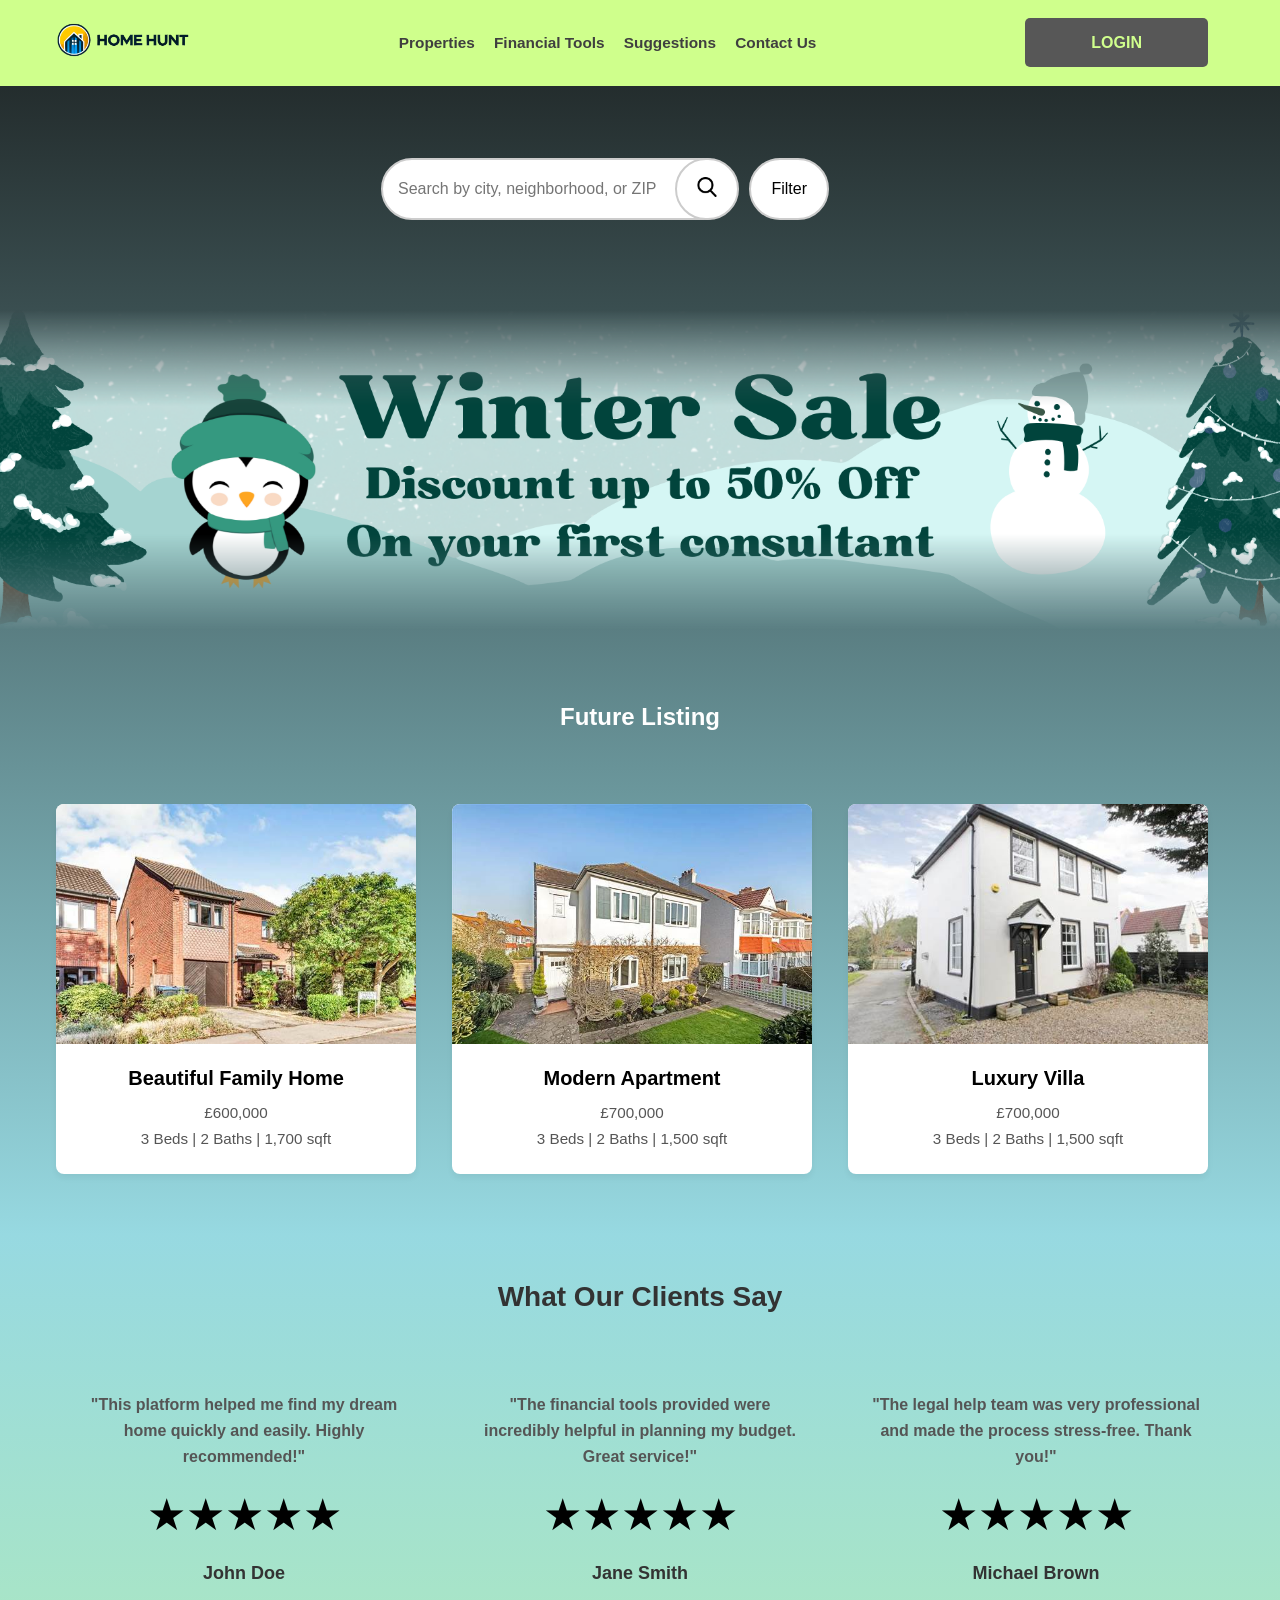
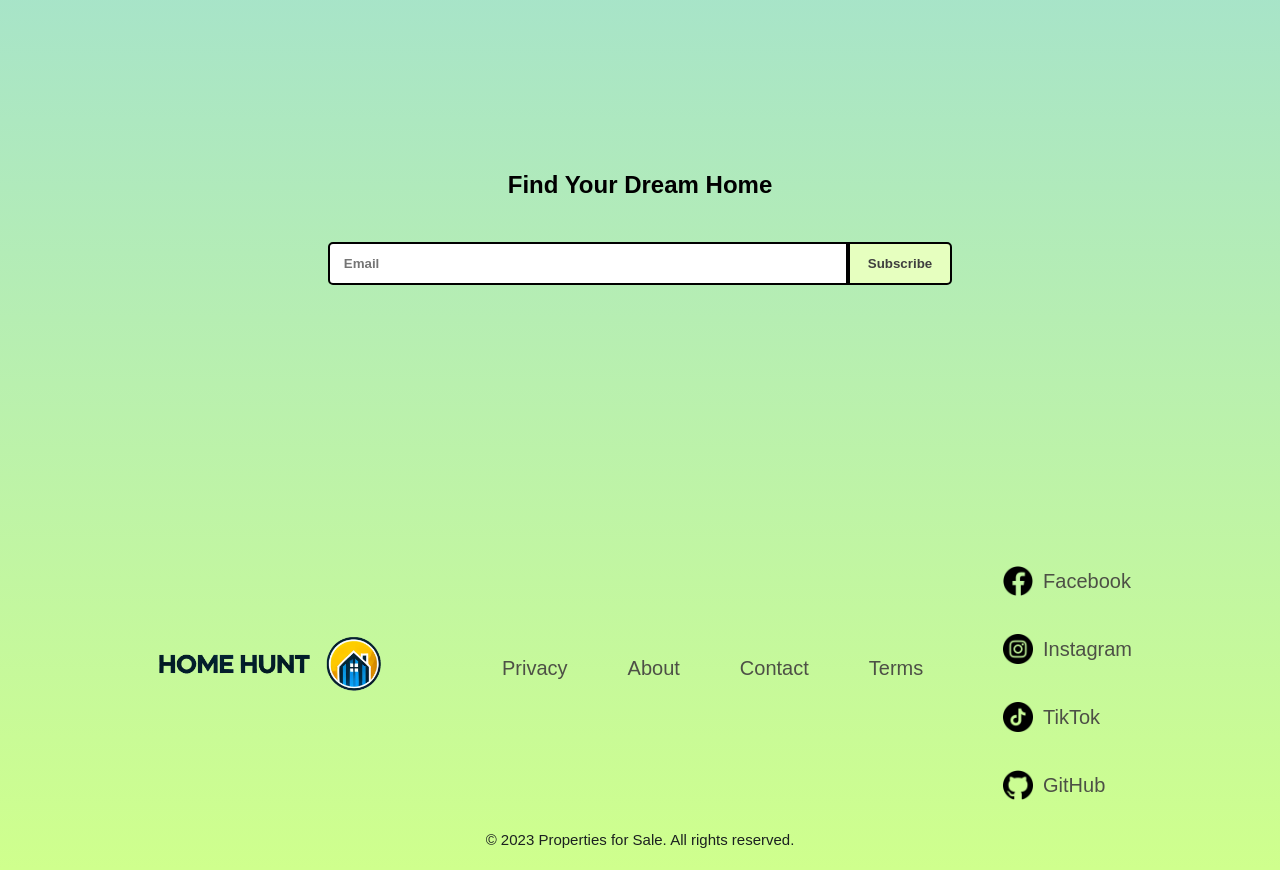
<file: index.html>
<!DOCTYPE html>
<html lang="en">
<head>
    <meta charset="UTF-8">
    <meta name="viewport" content="width=device-width, initial-scale=1.0">
    <title>Properties for Sale</title>
    <link rel="stylesheet" href="CSS/HomePage.css">
    <link rel="stylesheet" href="CSS/HeaderFooter.css">
    <link rel="icon" href="Content/Icons/logo.png">
</head>
<body>
    <header>
        <div class="container">
            <!-- Logo on the left -->
            <div class="logo">
                <a href="index.html"><img src="./Content/Icons/logo2.png" alt="Company Logo"></a>
            </div>
    
            <!-- Navigation menu in the center -->
            <nav>
                <ul>
                    <li><a href="./HTML/searchProperty.html">Properties</a></li>
                    <li><a href="#">Financial Tools</a></li>
                    <li><a href="#">Suggestions</a></li>
                    <li><a href="./HTML/Contact Us.html">Contact Us</a></li>
                </ul>
            </nav>
            
            <!-- Mobile Navigation Toggle (From Snippet 1) -->
            <button class="nav-toggle" type="button" aria-label="Toggle menu" aria-expanded="false">☰</button>
    
            <!-- Login button on the right -->
            <div class="login-button">
                <a href="./HTML/login page.html" class="btn">LOGIN</a>
            </div>
        </div>
    </header>

    <div class="search-container">
        <!-- Search Bar -->
        <div class="search-bar">
            <input type="text" placeholder="Search by city, neighborhood, or ZIP">
            <button id="searchButton"><img src="./Content/Icons/search.png" alt=""></button>
            <button id="filterButton">Filter</button>
        </div>

        <!-- Filter Options (Hidden by Default) -->
        <div class="filter-options" id="filterOptions">
            <div class="filter-group">
                <label for="price">Price</label>
                <select id="price">
                    <option value="any">Any</option>
                    <option value="100000">£100,000</option>
                    <option value="200000">£200,000</option>
                    <option value="300000">£300,000</option>
                </select>
            </div>
            <div class="filter-group">
                <label for="type">Type</label>
                <select id="type">
                    <option value="any">Any</option>
                    <option value="house">House</option>
                    <option value="apartment">Apartment</option>
                    <option value="villa">Villa</option>
                </select>
            </div>
            <div class="filter-group">
                <label for="beds">Beds</label>
                <select id="beds">
                    <option value="any">Any</option>
                    <option value="1">1+</option>
                    <option value="2">2+</option>
                    <option value="3">3+</option>
                </select>
            </div>
            <div class="filter-group">
                <label for="baths">Baths</label>
                <select id="baths">
                    <option value="any">Any</option>
                    <option value="1">1+</option>
                    <option value="2">2+</option>
                    <option value="3">3+</option>
                </select>
            </div>
            <div class="filter-group">
                <div id="filter-apply">
                    <!-- ID kept as filterApplyButton from Snippet 1 to avoid duplicate IDs -->
                    <button id="filterApplyButton">Apply</button>
                </div>
            </div>
        </div>
    </div>
    
    <script src="./JavaScript/searchBar.js"></script>
    
    <!-- Mobile Menu Script (From Snippet 1) -->
    <script>
        document.addEventListener('DOMContentLoaded', () => {
            const navToggle = document.querySelector('.nav-toggle');
            const nav = document.querySelector('header nav');
            if (navToggle && nav) {
                navToggle.addEventListener('click', () => {
                    const isOpen = nav.classList.toggle('is-open');
                    navToggle.setAttribute('aria-expanded', String(isOpen));
                });
            }
        });
    </script>
    
    
       <a href="./HTML/searchProperty.html"><div id="advertiseBoard">
    </div>
    </a>
    
    <section class="listings">
        <div class="container">
            <h2 style="color: white;">Future Listing</h2>
            <div class="property-grid">
                
                <!-- Property Cards Wrapped in <a> tags (From Snippet 2) -->
                <div class="property-card">
                    <!-- Removed class="btn" from here -->
                    <a href="./HTML/propirtyPage.html?property=1" data-property-id="1" style="text-decoration: none; color: inherit; display: block; height: 100%;">
                        <img src="./Content/PropertyImages/property-1/image004.jpg" alt="Property 1">
                        <h3>Beautiful Family Home</h3>
                        <p>£600,000</p>
                        <p>3 Beds | 2 Baths | 1,700 sqft</p>
                    </a>
                </div>
                
                <div class="property-card">
                    <a href="./HTML/propirtyPage.html?property=2" data-property-id="2" style="text-decoration: none; color: inherit; display: block; height: 100%;">
                        <img src="./Content/PropertyImages/property-2/image010.jpg" alt="Property 2">
                        <h3>Modern Apartment</h3>
                        <p>£700,000</p>
                        <p>3 Beds | 2 Baths | 1,500 sqft</p>
                    </a>
                </div>
                
                <div class="property-card">
                    <a href="./HTML/propirtyPage.html?property=3" style="text-decoration: none; color: inherit; display: block; height: 100%;">
                        <img src="./Content/PropertyImages/property-3/image019.jpg" alt="Property 3">
                        <h3>Luxury Villa</h3>
                        <p>£700,000</p>
                        <p>3 Beds | 2 Baths | 1,500 sqft</p>
                    </a>
                </div>
                
            </div>
        </div>
    </section>
    
    <!-- Testimonials Section -->
    <section class="testimonials">
        <div class="container">
            <h2>What Our Clients Say</h2>
            <div class="testimonial-grid">
                <!-- Testimonial 1 -->
                <div class="testimonial-card">
                    <a href="">
                    <p>"This platform helped me find my dream home quickly and easily. Highly recommended!"</p>
                    <div class="stars">
                        <span>★</span><span>★</span><span>★</span><span>★</span><span>★</span>
                    </div>
                    <h4>John Doe</h4>
                    </a>
                </div>

                <!-- Testimonial 2 -->
                <div class="testimonial-card">
                    <a href="">
                    <p>"The financial tools provided were incredibly helpful in planning my budget. Great service!"</p>
                    <div class="stars">
                        <span>★</span><span>★</span><span>★</span><span>★</span><span>★</span>
                    </div>
                    <h4>Jane Smith</h4>
                    </a>
                </div>

                <!-- Testimonial 3 -->
                <div class="testimonial-card">
                    <a href="">
                    <p>"The legal help team was very professional and made the process stress-free. Thank you!"</p>
                    <div class="stars">
                        <span>★</span><span>★</span><span>★</span><span>★</span><span>★</span>
                    </div>
                    <h4>Michael Brown</h4>
                    </a>
                </div>
            </div>
        </div>
    </section>

    <section class="hero">
        <div class="container">
            <h2>Find Your Dream Home</h2>
            <form action="#" method="get">
                <input type="text" placeholder="Email">
                <button type="submit">Subscribe</button>
            </form>
        </div>
    </section>

    <footer>
        <div class="container">
            <!-- Logo on the left -->
            <div class="footer-logo logo">
                <a href="index.html"><img src="./Content/Icons/logo2text.png" alt="Company Logo"></a>
            </div>
    
            <!-- Centered footer links -->
            <div class="footer-links">
                <ul>
                    <li><a href="#">Privacy</a></li>
                    <li><a href="./HTML/About Us.html">About</a></li>
                    <li><a href="./HTML/Contact Us.html">Contact</a></li>
                    <li><a href="#">Terms</a></li>
                </ul>
            </div>
    
            <!-- Social media on the right -->
            <div class="social-media">
                <a href="https://www.facebook.com" aria-label="Facebook" target="_blank">
                    <img src="./Content/Icons/facebook.png" alt="Facebook Icon">
                    <p>Facebook</p>
                </a>
                <a href="https://www.instagram.com" aria-label="Instagram" target="_blank">
                    <img src="./Content/Icons/instagram.png" alt="Instagram Icon">
                    <p>Instagram</p>
                </a>
                <a href="https://www.tiktok.com" aria-label="TikTok" target="_blank">
                    <img src="./Content/Icons/tiktok.png" alt="TikTok Icon">
                    <p>TikTok</p>
                </a>
                <a href="https://github.com/859al" aria-label="GitHub" target="_blank">
                    <img src="./Content/Icons/github.png" alt="GitHub Icon">
                    <p>GitHub</p>
                </a>
            </div>
        </div>
        <!-- Copyright text -->
        <div class="copyright">
            <p>&copy; 2023 Properties for Sale. All rights reserved.</p>
        </div>
    </footer>
</body>
</html>
</file>
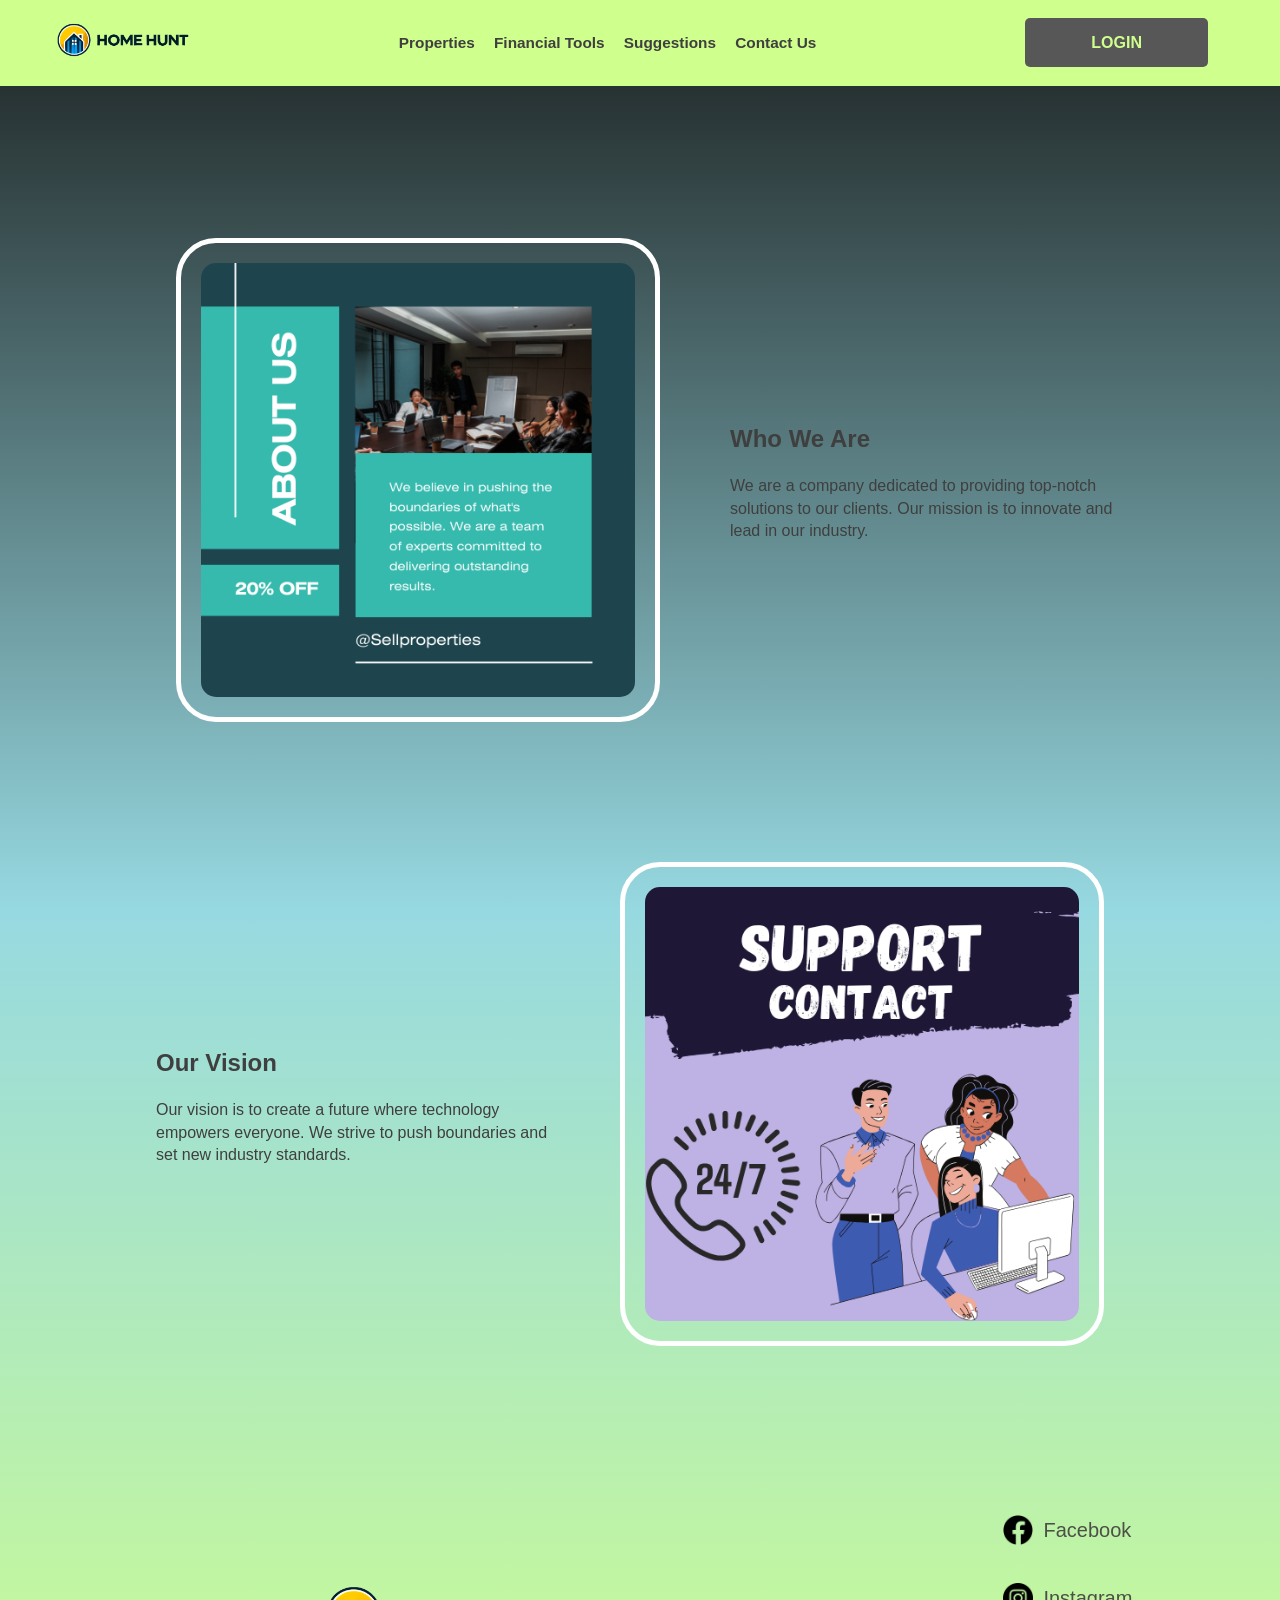
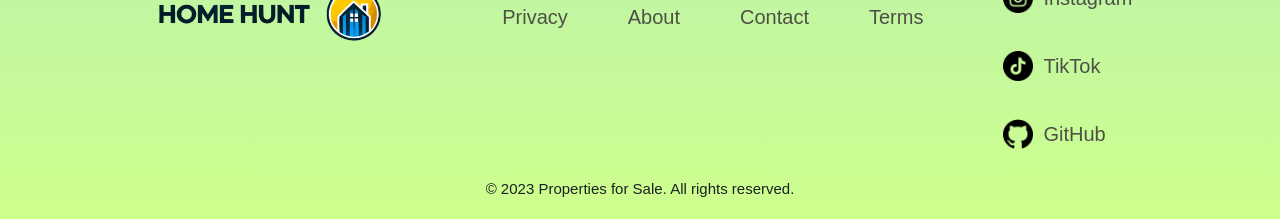
<file: HTML/About Us.html>
<!DOCTYPE html>
<html lang="en">
<head>
    <meta charset="UTF-8">
    <meta name="viewport" content="width=device-width, initial-scale=1.0">
    <link rel="icon" href="../Content/Icons/logo.png">
    <title>About Us</title>
    <link rel="stylesheet" href="../CSS/AboutUs.css"> <!-- Link to external CSS -->
    <link rel="stylesheet" href="../CSS/HeaderFooter.css">

</head>
<body>
    <header>
        <div class="container">
            <!-- Logo on the left -->
            <div class="logo">
                <a href="../index.html"><img src="../Content/Icons/logo2.png" alt="Company Logo"></a>
            </div>
    
            <!-- Navigation menu in the center -->
            <nav>
                <ul>
                    <li><a href="./searchProperty.html">Properties</a></li>
                    <li><a href="#">Financial Tools</a></li>
                    <li><a href="#">Suggestions</a></li>
                    <li><a href="./Contact%20Us.html">Contact Us</a></li>
                </ul>
            </nav>

            <button class="nav-toggle" type="button" aria-label="Toggle menu" aria-expanded="false">☰</button>
    
            <!-- Login button on the right -->
            <div class="login-button">
                <a href="./login%20page.html" class="btn">LOGIN</a>
            </div>
        </div>
    </header>
   
    <main>
        <section class="about">
            <div class="container">
                <div class="about-content">
                    <img src="../Content/Advertisement/aboutUs1.png" alt="About Image 1" class="about-img">
                    <div class="about-text">
                        <h2>Who We Are</h2>
                        <p>We are a company dedicated to providing top-notch solutions to our clients. Our mission is to innovate and lead in our industry.</p>
                    </div>
                </div>
                <div class="about-content-below">
                    <img src="../Content/Advertisement/aboutUs2.png" alt="About Image 2" class="about-img-below">
                    <div class="about-text-below">
                        <h2>Our Vision</h2>
                        <p>Our vision is to create a future where technology empowers everyone. We strive to push boundaries and set new industry standards.</p>
                    </div>
                </div>
            </div>
        </section>
    </main>


    <footer>
        <div class="container">
            <!-- Logo on the left -->
            <div class="footer-logo logo">
                <a href="../index.html"><img src="../Content/Icons/logo2text.png" alt="Company Logo"></a>
            </div>
    
            <!-- Centered footer links -->
            <div class="footer-links">
                <ul>
                    <li><a href="#">Privacy</a></li>
                    <li><a href="./About%20Us.html">About</a></li>
                    <li><a href="./Contact%20Us.html">Contact</a></li>
                    <li><a href="#">Terms</a></li>
                </ul>
            </div>
                <!-- Social media on the right -->
            <div class="social-media">
                <a href="https://www.facebook.com" aria-label="Facebook" target="_blank">
                    <img src="../Content/Icons/facebook.png" alt="Facebook Icon">
                    <p>Facebook</p>
                </a>
                <a href="https://www.instagram.com" aria-label="Instagram" target="_blank">
                    <img src="../Content/Icons/instagram.png" alt="Instagram Icon">
                    <p>Instagram</p>
                </a>
                <a href="https://www.tiktok.com" aria-label="TikTok" target="_blank">
                    <img src="../Content/Icons/tiktok.png" alt="TikTok Icon">
                    <p>TikTok</p>
                </a>
                <a href="https://github.com/859al" aria-label="GitHub" target="_blank">
                    <img src="../Content/Icons/github.png" alt="GitHub Icon">
                    <p>GitHub</p>
                </a>
            </div>
        </div>
        <!-- Copyright text -->
        <div class="copyright">
            <p>&copy; 2023 Properties for Sale. All rights reserved.</p>
        </div>
    </footer>
</body>
</html>
</file>
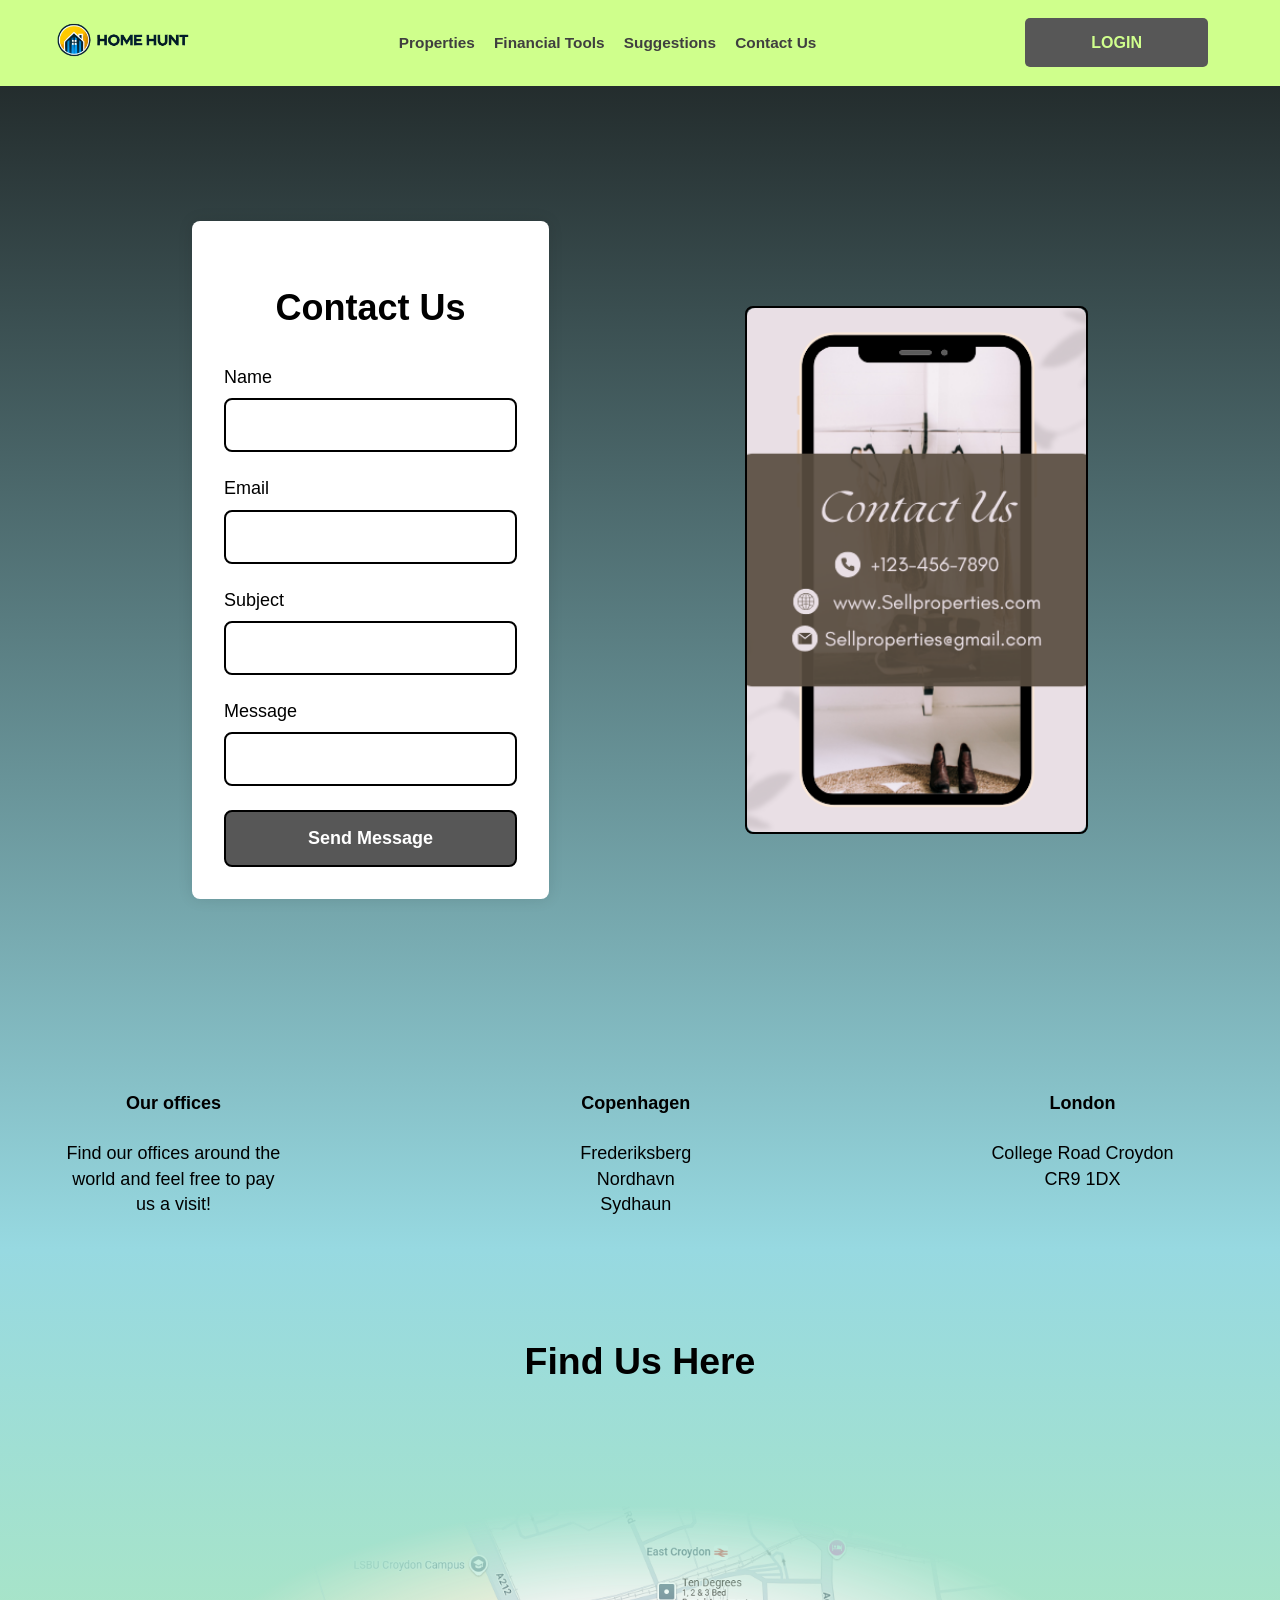
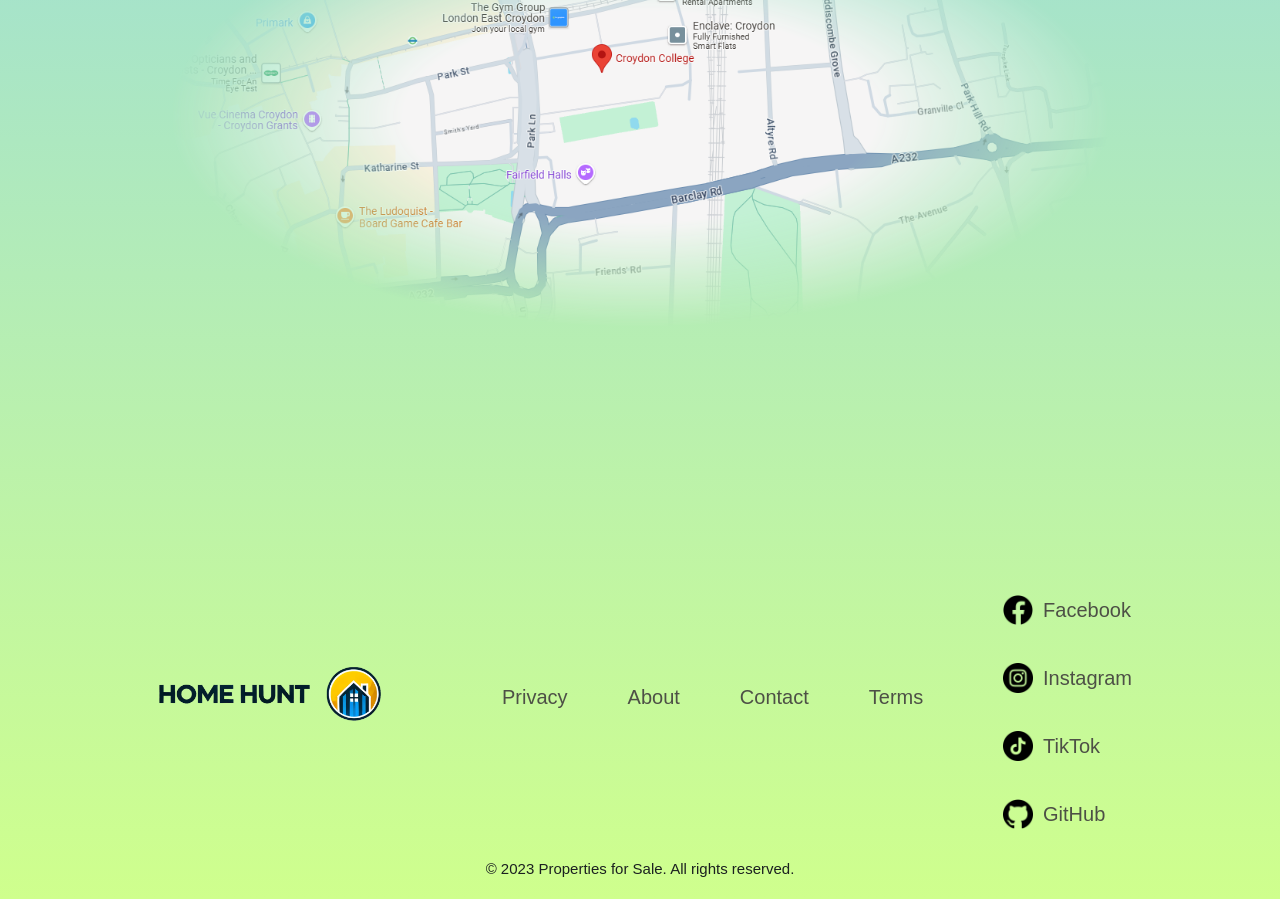
<file: HTML/Contact Us.html>
<!DOCTYPE html> 
<html lang="en">
<head>
    <meta charset="UTF-8">
    <meta name="viewport" content="width=device-width, initial-scale=1.0">
    <title>Contact Us</title>
    <link rel="stylesheet" href="../CSS/ContactUs.css">
    <link rel="stylesheet" href="../CSS/HeaderFooter.css">
    <link rel="icon" href="../Content/Icons/logo.png">
</head>
<body class="contact-body">
    <header>
        <div class="container">
            <!-- Logo on the left -->
            <div class="logo">
                <a href="../index.html"><img src="../Content/Icons/logo2.png" alt="Company Logo"></a>
            </div>
    
            <!-- Navigation menu in the center -->
            <nav>
                <ul>
                    <li><a href="./searchProperty.html">Properties</a></li>
                    <li><a href="#">Financial Tools</a></li>
                    <li><a href="#">Suggestions</a></li>
                    <li><a href="./Contact%20Us.html">Contact Us</a></li>
                </ul>
            </nav>

            <button class="nav-toggle" type="button" aria-label="Toggle menu" aria-expanded="false">☰</button>
    
            <!-- Login button on the right -->
            <div class="login-button">
                <a href="./login%20page.html" class="btn">LOGIN</a>
            </div>
        </div>
    </header>
    <div class="contact-container">
        <form action="#" method="POST" class="contact-form">
            <!-- Heading as 'Contact Us' -->
            <h2 class="contact-form-heading">Contact Us</h2>
            
            <div class="contact-form-field">
                <label for="name" class="contact-form-label">Name</label>
                <input type="text" id="name" name="name" class="contact-form-input" required>
            </div>
            <div class="contact-form-field">
                <label for="email" class="contact-form-label">Email</label>
                <input type="email" id="email" name="email" class="contact-form-input" required>
            </div>
            <div class="contact-form-field">
                <label for="subject" class="contact-form-label">Subject</label>
                <input type="text" id="subject" name="subject" class="contact-form-input">
            </div>
            <div class="contact-form-field">
                <label for="message" class="contact-form-label">Message</label>
                <input id="message" name="message" rows="3" class="contact-form-input" required></input>
            </div>
            <button type="submit" class="contact-submit-button">Send Message</button>
        </form>

        <!-- Image Section with Border -->
        <div class="contact-image-container">
            <img src="../Content/Advertisement/contactUs.png" alt="Contact Image" class="contact-image">
        </div>
    </div>

    <!-- Three Text Blocks Centered -->
    <div class="contact-text-blocks">
        <div class="contact-text-center">
            <p class="contact-text-box"><b>Our offices</b>
                <br>
                <br>
                Find our offices around the <br>world and feel free to pay <br>us a visit!</p>
        </div>
        <div class="contact-text-center">
            <p class="contact-text-box"><b>Copenhagen</b>
            <br>
            <br>
            Frederiksberg<br>
            Nordhavn<br>
            Sydhaun</p>
        </div>
        <div class="contact-text-center">
            <p class="contact-text-box"><b>London</b>
                <br>
                <br>
                College Road
                Croydon<br>
                CR9 1DX<br>
        </div>
    </div>

    <!-- Find Us Here Section -->
<div class="contact-find-us">
    <div class="contact-map-container">
        <h3>Find Us Here</h3>
        <a href="https://www.google.co.uk/maps/place/Croydon+College/@51.3732606,-0.0953476,16.46z/data=!3m1!5s0x4876073367a803fb:0x14b3e23a073c0956!4m6!3m5!1s0x4876073343588cf7:0xb42b1bf03d2df1f5!8m2!3d51.3735491!4d-0.0951111!16s%2Fm%2F027kxzr?entry=ttu&g_ep=EgoyMDI1MDMwNC4wIKXMDSoASAFQAw%3D%3D" target="_blank" rel="noopener noreferrer">
        <div class="contact-map-image-container">
                <img src="../Content/Advertisement/map.png" alt="Map Image" class="contact-map-image">
        </div>
    </a>

    </div>
</div>
        <!-- Footer Section -->

    <footer>
        <div class="container">
            <!-- Logo on the left -->
            <div class="footer-logo logo">
                <a href="../index.html"><img src="../Content/Icons/logo2text.png" alt="Company Logo"></a>
            </div>
    
            <!-- Centered footer links -->
            <div class="footer-links">
                <ul>
                    <li><a href="#">Privacy</a></li>
                    <li><a href="./About%20Us.html">About</a></li>
                    <li><a href="./Contact%20Us.html">Contact</a></li>
                    <li><a href="#">Terms</a></li>
                </ul>
            </div>
                <!-- Social media on the right -->
            <div class="social-media">
                <a href="https://www.facebook.com" aria-label="Facebook" target="_blank">
                    <img src="../Content/Icons/facebook.png" alt="Facebook Icon">
                    <p>Facebook</p>
                </a>
                <a href="https://www.instagram.com" aria-label="Instagram" target="_blank">
                    <img src="../Content/Icons/instagram.png" alt="Instagram Icon">
                    <p>Instagram</p>
                </a>
                <a href="https://www.tiktok.com" aria-label="TikTok" target="_blank">
                    <img src="../Content/Icons/tiktok.png" alt="TikTok Icon">
                    <p>TikTok</p>
                </a>
                <a href="https://github.com/859al" aria-label="GitHub" target="_blank">
                    <img src="../Content/Icons/github.png" alt="GitHub Icon">
                    <p>GitHub</p>
                </a>
            </div>
        </div>
        <!-- Copyright text -->
        <div class="copyright">
            <p>&copy; 2023 Properties for Sale. All rights reserved.</p>
        </div>
    </footer>
</body>
</html>
</file>
<file: CSS/HomePage.css>
/* General Styles */
body {
  font-family: Arial, sans-serif;
}

/* ================================
   Search Container (Structure from 1)
   ================================ */
.search-container {
    width: 100%;
    max-width: 1000px;

    display: flex;
    flex-direction: column;
    align-items: center;
}

.search-bar {
  display: flex;
  gap: 10px;
  margin: 2rem auto;
  width: 100%;
  max-width: 550px;
  padding: 0 1rem;
}

.search-bar input {
  flex: 1;
  padding: 10px 14px;
  border: 2px solid #ccc;
  border-radius: 999px;
  font-size: 16px;
  min-width: 0;
}

.search-bar button {
  padding: 10px 18px;
  border: none;
  border-radius: 999px;
  background-color: white;
  color: black;
  font-size: 16px;
  cursor: pointer;
  border: 2px solid #ccc;
  transition: background-color 0.3s ease, transform 0.15s ease;
}

.search-bar button:active { transform: translateY(1px); }

.search-bar button:hover {
  background-color: var(--clr-secondary);
}

.filter-options {
  position: absolute;
  display: none; 
  background-color: #ffffff;
  padding: 20px;
  width: auto;
  max-width: 420px;
  border: 4px solid #000000;
  border-radius: 12px;
  display: grid;
  grid-template-columns: repeat(2, 1fr);
  gap: 16px; 
  left: 55%;
}

@media (max-width: 768px) {
  .filter-options { position: static; left: auto; width: 100%; max-width: none; border-radius: 8px; }
}

.filter-group {
  margin-bottom: 0; 
}

#filter-apply button{
  position: relative;
  right: -80px;
  padding: 10px 46px;
  border-radius: 10px;
}

.filter-group label {
  display: block;
  margin-bottom: 5px;
  font-weight: bold;
}

.filter-group select {
  width: 100%;
  padding: 10px;
  border: 2px solid #ccc;
  border-radius: 5px;
  font-size: 16px;
  transition: all 1.2s ease;
}

/* ================================
   Advertise Board 
   ================================ */
/* Parent container */
#advertiseBoard {
  background-image: url("../Content/Advertisement/Discount.png");
  /* Color/Mask from 2 */
  -webkit-mask-image: linear-gradient(to bottom, transparent , black 30%, black 70%, transparent);
  mask-image: linear-gradient(to bottom, transparent , black 30%, black 70%, transparent);
  
  /* Structure from 1 */
  background-color: #cccccc;
  min-height: 320px;
  height: auto;
  background-position: center;
  background-repeat: no-repeat;
  background-size: cover;
}

@media (max-width: 768px) {
  #advertiseBoard { min-height: 200px; padding: 1rem 0; }
}

/* Child container */
#displayContent {
  /* Structure from 1 */
  width: auto;
  max-width: 360px;
  position: absolute; 
  left: 2%;
  top: 8%;
  display: flex;
  flex-direction: column;
  justify-content: center; 
  align-items: center; 
  padding: 1rem;
  box-sizing: border-box; 
  
  /* Colors from 2 */
  background-color: #f9a82500;
  border-radius: 50px;
}

@media (max-width: 768px) {
  #displayContent { position: static; margin: 0 auto; left: auto; top: auto; width: 90%; max-width: 420px; border-radius: 12px; }
}

#displayContent h2 {
  color: rgb(0, 0, 0);
  font-size: 24px;
  margin-bottom: 20px;
}

/* Button styling */
#displayContent button {
  /* Structure from 1 */
  padding: 10px 20px;
  border: none;
  
  /* Colors/Transition from 2 */
  background-color: #717171;
  color: #c0ff69;
  border-radius: 5px;
  font-size: 16px;
  cursor: pointer;
  transition: all 0.9s ease;
}

#displayContent button:hover {
  background-color: black; 
  color: #c0ff69;
  font-size: 20px;
}

/* ================================
   Listings Section 
   ================================ */
.listings {
  padding: 50px 0;
}

.listings h2 {
  text-align: center;
  margin-bottom: 70px;
}

.property-grid {
  display: grid;
  grid-template-columns: repeat(auto-fit, minmax(300px, 1fr));
  gap: 20px; /* Adjust spacing between cards */
  width: 100%;
}

/* Clean Property Card Container */
.property-card {
  width: 100%;
  max-width: 360px;
  background-color: #fff;
  border-radius: 8px; /* Clean, slightly rounded corners */
  overflow: hidden; /* This forces the top corners of the image to be rounded */
  text-align: center;
  box-shadow: 0 4px 6px rgba(0, 0, 0, 0.05); /* Subtle resting shadow */
  transition: transform 0.3s ease, box-shadow 0.3s ease;
}

/* Card Hover Effect */
.property-card:hover {
  transform: scale(1.05);
  box-shadow: 0 12px 24px rgba(0, 0, 0, 0.15);
}

/* Make sure the link takes up the full card height cleanly */
.property-card a {
  display: flex;
  flex-direction: column;
  text-decoration: none;
  color: inherit;
  height: 100%;
  padding-bottom: 20px; /* Space at the bottom of the card */
}

/* Image stretches to the very edge */
.property-card img {
  width: 100%;
  height: 240px; /* Keeps all images the same uniform height */
  object-fit: cover;
  display: block;
  margin: 0;
  border: none;
  transition: transform 0.5s ease;
}

/* Subtle image zoom on hover */
.property-card:hover img {
  transform: scale(1.05);
}

/* Typography spacing */
.property-card h3 {
  margin: 20px 0 10px;
  color: #000;
  font-size: 1.25rem;
}

.property-card p {
  margin: 5px 0;
  color: #555;
  font-size: 0.95rem;
}


.property-card .btn:hover {
  transform: scale(1.1);
}

/* ================================
   Testimonials Section 
   ================================ */
.testimonials {
  padding: 30px 0;
  background: #f9f9f900; 
}

.testimonial-grid a {
  text-decoration: none;
}

.testimonials h2 {
  text-align: center;
  margin-bottom: 40px;
  font-size: 28px;
  color: #333;
}

.testimonial-grid {
  display: grid;
  grid-template-columns: repeat(auto-fit, minmax(300px, 1fr));
  gap: 20px;
  width: 100%;
  justify-items: center; 
}

.testimonial-card {
  padding: 20px;
  width: 100%;
  max-width: 420px;
  text-align: center;
}

.testimonial-card .stars {
  color: #000000;
  font-size: 44px;
  margin-bottom: 15px;
}

.testimonial-card p {
  font-size: 16px;
  font-weight: bold;
  
  /* Color from 2 */
  color: #555;
  line-height: 1.6;
  margin-bottom: 15px;
}

.testimonial-card h4 {
  font-size: 18px;
  color: #333;
  margin: 0;
}

/* ================================
   Hero Section 
   ================================ */
.hero {
  /* Structure from 1 */
  background: linear-gradient(135deg, var(--hero-start), var(--hero-end)), url('hero-bg.jpg');
  background-repeat: no-repeat;
  background-position: center;
  background-size: cover;
  background-blend-mode: overlay; 
  padding: 2rem 1rem;
  text-align: center;
  
  /* Margins/colors from 2 */
  margin: 100px 0px 200px;
  color: #fff;
}

.hero h2 {
  color: #000; /* From 2 */
  margin: 0 0 20px;
}

.hero form {
  display: flex;
  justify-content: center;
}

.hero input[type="text"] {
  /* Structure from 1 */
  width: min(100%, 520px);
  max-width: 100%;
  padding: 12px 14px;
  box-sizing: border-box;
  margin-top: 1.25rem;
  outline: none;
  
  /* Style from 2 */
  font-weight: bold;
  border: 2px solid #000; 
  border-radius: 5px 0 0 5px; /* Attached to button */
}

.hero button {
  /* Structure from 1 */
  padding: 12px 18px;
  box-sizing: border-box;
  margin-top: 1.25rem;
  cursor: pointer;
  
  /* Style from 2 */
  border: none;
  font-weight: bold;
  background: #e6ffbf;
  color: #3f3f3f;
  border-radius: 0 5px 5px 0; /* Attached to input */
  border: 2px solid #000; 
}

.hero button:hover {
  background: #c0ff69; /* From 2 */
  color: black;
  font-weight: bold;
}

/* Mobile overrides for Hero */
@media (max-width: 768px) {
  .hero form { 
    display: flex; 
    flex-direction: column; 
    gap: 0.75rem; 
    align-items: stretch; 
  }
  .hero input[type="text"], .hero button { 
    width: 100%; 
    border-radius: 5px; /* Reset borders when stacked vertically */
  }
}
</file>
<file: CSS/HeaderFooter.css>
:root {
  /* Theme color tokens - Adapted to Snippet 2 colors */
  --clr-primary: #cfff8c;       /* header background */
  --clr-accent: #575757;        /* login button background */
  --clr-accent-text: #d0ff8d;   /* login button text */
  --clr-danger: #ff00bf;        /* kept for structure compatibility */
  --clr-warning: #f59e0b;       /* kept for structure compatibility */
  --clr-white: #ffffff;
  --text-color: #3f3f3f;        /* main text/links */
  --text-hover: #121212;        /* link hover */
  --footer-text: #1b2020;       /* footer text */
  --footer-link: #4d5046;       /* footer links */
  --muted: #6b7280;             
  --border: rgba(15,23,42,0.08);

  /* Typography & spacing (From 1) */
  --base-font-size: 16px;
  --radius: 8px;
  --space: 1rem;

  /* Main page gradient (From 2) */
  --page-bg: linear-gradient(0deg, #cfff8d 0%, #97D9E1 50%, #1b2020 100%);
}

*,
*::before,
*::after {
  box-sizing: border-box;
}

html {
  font-size: var(--base-font-size, 16px);
  /* Apply the page gradient at the root */
  background: var(--page-bg) !important;
  background-repeat: no-repeat !important;
  background-attachment: scroll !important;
  background-size: auto !important; 
  min-height: 100% !important;
} 

/* Ensure body does not cover the root gradient */
body { background: transparent !important; }
body {
  margin: 0;
  padding: 0;
  /* accommodate fixed header */
  padding-top: calc(60px + 0.5rem);
  font-family: Arial, sans-serif; /* Font from 2 */
  color: var(--text-color);
  line-height: 1.4;
  -webkit-font-smoothing: antialiased;
  -moz-osx-font-smoothing: grayscale;
  min-height: 100vh;
}

/* Utility helpers */
.container { max-width: 1200px; margin: 0 auto; padding: 0 1rem; }
.img-responsive { max-width: 100%; height: auto; display: block; }
.btn { cursor: pointer; }

/* Homepage full-page gradient */
.homepage {
  background: var(--page-bg);
  background-attachment: scroll; 
  background-size: 100% 100%;
  min-height: 100vh;
}

@media (prefers-reduced-motion: reduce) {
  * { transition: none !important; animation: none !important; }
}

/* Header Styles */
header {
  z-index: 5;
  background: var(--clr-primary);
  color: var(--text-color);
  padding: 10px 0;
  position: fixed;
  left: 0;
  width: 100%;
  min-width: 0;
  top: 0;
}

header .container {
  display: flex;
  justify-content: space-between;
  align-items: center;
  width: min(100%, 1400px);
  margin: 0 auto;
  padding: 0 12px;
  position: relative;
  min-width: 0;
}

/* Updated nav-toggle colors to fit lighter header */
.nav-toggle {
  display: none;
  border: 1px solid rgba(0,0,0,0.3);
  background: rgba(0,0,0,0.05);
  color: var(--text-color);
  border-radius: 8px;
  width: 42px;
  height: 42px;
  font-size: 1.3rem;
  line-height: 1;
  cursor: pointer;
  align-items: center;
  justify-content: center;
  padding: 0;
}
  
/* Logo on the left */
.logo img {
  height: 60px; 
  transition: all 0.6s ease; 
}
  
/* Navigation menu in the center */
nav ul {
  list-style: none;
  padding-left: 0;
  margin: 0;
  display: flex;
  gap: clamp(8px, 1.5vw, 20px);
  flex-wrap: wrap;
  justify-content: center;
  min-width: 0;
}

nav ul li {
  display: inline;
  font-weight: bold;
  min-width: 0;
  

}

nav ul li a {
  color: var(--text-color); /* From 2 */
  text-decoration: none;
  font-size: clamp(12px, 1.2vw, 16px);
  transition: color 0.18s ease, transform 0.18s ease;
  white-space: nowrap;
  transition: all 1s ease; 
}

nav ul li a:hover,
nav ul li a:focus {
  color: var(--text-hover); /* From 2 */
  transform: scale(1.58);
  padding: 0px 10px;
}
  
/* Login button on the right */
.login-button .btn {
  padding: 10px 60px; 
  background: var(--clr-accent); /* #575757 from 2 */
  color: var(--clr-accent-text); /* #d0ff8d from 2 */
  text-decoration: none; 
  border-radius: 5px; 
  transition: all 1.2s ease; 
  margin-right: 20px; 
  font-weight: bold; 
  border: 6px solid transparent; 
  box-sizing: border-box; 
}

/* Hover effect for the login button */
.login-button .btn:hover {
  background: #000000; /* From 2 */
  border-radius: 10px; 
  transform: scale(1.04); 
}
  
/* Footer Styles */
footer {
  /* Removed background color so gradient shows through like Snippet 2 */
  background: transparent;
  color: var(--footer-text);
}
  
footer .container {
  display: flex;
  justify-content: space-between; 
  align-items: center; 
  max-width: 1400px;
  margin: 0 auto;
  padding: 0 20px;
  width: 80%;
}
  
/* Logo on the left */
.footer-logo img {
  height: 120px; 
  margin-right:0px ;
}

/* Centered footer links */
.footer-links ul {
  display: flex;
}
  
.footer-links ul li {
  display: inline;
}
  
.footer-links ul li a {
  color: var(--footer-link); /* From 2 */
  text-decoration: none;
  font-size: 20px;
  margin: 0px 30px;
  transition: all 1s ease; 
}

.footer-links ul li a:hover {
  color: var(--text-hover); /* From 2 */
  padding: 0px 30px;
}
  
/* Social media on the right */
.social-media {
  margin-top: 30px;
  gap: 0px; 
}
  
.social-media a {
  display: flex;
  align-items: center; 
  color: var(--footer-link); /* From 2 */
  text-decoration: none;
  gap: 10px; 
  font-size: 20px;
  transition: all 1.2s ease; 
}
  
.social-media a:hover {
  color: #000000;
  transform: scale(1.3);
}

.social-media a:hover img {
  background-color: #fff;
  border-radius: 50px;
  transition: all 1.5s ease; 
  transform: rotate(720deg); 
  width: 35px; 
}

.social-media img {
  width: 30px; 
}
  
/* Copyright text */
.copyright {
  position: relative;
  text-align: center;
  margin-top: 20px;
  padding-top: 10px;
  bottom: 20px;
}
  
.copyright p {
  font-size: 15px;
  margin: 0px
}

/* Search Container */
.search-container {
  
  max-width: 900px;
  margin: 1.5rem auto;
  padding: 1rem;
  text-align: center;
  position: relative;
  width: 100%;
}

/* Search Bar */
.search-bar {
  display: flex;
  gap: 10px;
  margin: 50px;
  width: 550px;
}

.search-bar input {
  flex: 1;
  padding: 20px 10px 20px 15px;
  border: 2px solid #ccc;
  border-radius: 50px;
  font-size: 16px;
}

#searchButton img {
  width: 20px;
}

#searchButton{
  border-radius: 50px;
  border: 2px solid #ccc; 
}

.search-bar button {
  position: relative;
  left: -70px;
  padding: 10px 20px;
  border: none;
  border-radius: 50px;
  background-color: white;
  color: black;
  font-size: 16px;
  cursor: pointer;
  border: 2px solid #ccc; 
  transition: background-color 0.3s ease;
}

.search-bar button:hover {
  background-color: var(--clr-accent-text); /* From 2 */
}

/* Filter Options */
.filter-options {
  z-index: 2;
  top: 80%;
  position: absolute;
  display: none; /* Hidden by default */
  background-color: #ffffff;
  padding: 20px;
  width: 15%;
  border: 4px solid #000000;
  border-radius: 10px;
  grid-template-columns: repeat(2, 1fr); /* 2 columns */
  gap: 25px; /* Space between items */
  left: 40%;  
  width: 350px;

}

.filter-group {
  margin-bottom: 0; 
}

#filter-apply button{
  position: relative;
  right: -80px;
  padding: 10px 46px;
  border-radius: 10px;
}

.filter-group label {
  display: block;
  margin-bottom: 5px;
  font-weight: bold;
}

.filter-group select {
  width: 100%;
  padding: 10px;
  border: 2px solid #ccc;
  border-radius: 5px;
  font-size: 16px;
  transition: all 1.2s ease; 
}

/* Font Awesome Icons */
@import url('https://cdnjs.cloudflare.com/ajax/libs/font-awesome/6.0.0-beta3/css/all.min.css');

/* Responsive Styles (Structure 1 Maintained) */
@media (max-width: 1024px) {
  header .container { max-width: 100%; padding: 0 1rem; }
  header .container { display: flex; flex-direction: row; gap: 1rem; align-items: center; }
  nav ul { padding-left: 1rem; gap: 12px; }
  .login-button .btn { padding: 8px 20px; }
}

@media (max-width: 768px) {
  .search-container { display: none; }

  body.login-page header .container {
    flex-wrap: wrap;
    gap: 0.45rem;
    padding: 0.45rem 0.65rem;
    width: min(100%, 100%);
  }

  body.login-page header nav {
    display: block !important;
    width: 100%;
  }

  body.login-page header nav ul {
    display: flex;
    flex-wrap: wrap;
    justify-content: center;
    gap: 6px 10px;
    padding: 0;
    width: 100%;
  }

  body.login-page .nav-toggle {
    display: none !important;
  }

  header .container {
    flex-wrap: wrap;
    gap: 0.45rem;
    padding: 0.45rem 0.65rem;
    width: min(100%, 100%);
  }

  .logo {
    flex: 1 1 auto;
    min-width: 0;
  }

  .logo img {
    height: 42px;
  }

  .nav-toggle {
    display: inline-flex;
    margin-left: auto;
  }

  nav {
    display: none;
    width: 100%;
  }

  nav.is-open {
    display: block;
  }

  nav ul {
    display: flex;
    flex-direction: column;
    width: 100%;
    padding: 0.5rem 0 0;
    gap: 6px;
    align-items: stretch;
  }

  nav ul li {
    display: block;
    width: 100%;
    margin: 0;
  }

  nav ul li a {
    display: block;
    width: 100%;
    padding: 0.5rem 0.7rem;
    font-size: 15px;
    border-radius: 8px;
    background: rgba(0,0,0,0.06); /* Adjusted for light theme */
  }

  .login-button {
    order: 2;
    margin-left: 0;
  }

  .login-button .btn {
    padding: 8px 18px;
    font-size: 13px;
    min-width: 0;
  }

  footer .container {
    flex-direction: column;
    text-align: center;
    gap: 1rem;
    padding: 1rem 1rem 0.5rem;
  }

  footer .footer-links ul {
    display: flex;
    flex-direction: column;
    gap: 0.5rem;
    padding: 0;
    margin: 0;
  }

  footer .footer-links ul li a {
    margin: 0;
    font-size: 15px;
  }

  .social-media {
    justify-content: center;
    flex-wrap: wrap;
    gap: 0.75rem;
  }

  /* Search bar should be fluid on small screens */
  .search-bar { width: 100% !important; margin: 1rem 0; left: 0; padding: 0; }
  .search-bar input { padding: 12px; }
  .search-bar button { position: static; left: 0; }

  /* Filter options become a full-width panel on mobile */
  .filter-options { position: static; left: auto; width: 100%; border-radius: 12px; padding: 1rem; display: none; }
}

@media (max-width: 480px) {
  .logo img { height: 40px; }
  nav ul li a { font-size: 15px; }
  .footer-links ul li a { font-size: 16px; margin: 0 12px; }
  .social-media a { font-size: 18px; }
}

@media (max-width: 405px) {
  .search-container {
    display: none;
  }
}

@media (max-width: 300px) {
  header .container {
    gap: 0.3rem;
    padding: 0.35rem 0.45rem;
  }

  .logo img {
    height: 30px;
  }

  .nav-toggle {
    width: 34px;
    height: 34px;
    font-size: 1rem;
  }

  .login-button .btn {
    padding: 7px 12px;
    font-size: 11px;
  }

  nav ul li a {
    font-size: 12px;
    padding: 0.4rem 0.5rem;
  }
}

/* SAFEGUARD: Ensure the page gradient is visible under content */
html, body {
  background: var(--page-bg) !important;
  background-repeat: no-repeat !important;
  background-attachment: scroll !important;
  background-size: auto !important;
}

/* Make common large layout containers transparent so the root gradient shows through */
main, section, .container, .listings, .property-grid {
  background: transparent !important;
}

/* Small interactive panels can keep their own backgrounds (cards, modals) */
.property-card, .filter-options, #advertiseBoard, .testimonial-card {
  /* keep existing backgrounds for legibility */
}
</file>
<file: CSS/AboutUs.css>
body {
  font-family: Arial, sans-serif;
  background-color: white; 
}

.container {
  gap: 50px;
  padding: 10px;
}

.about img {
  border-radius: 40px; /* From Snippet 2 */
}

/* =========================================
   Top Section (Image Left, Text Right)
   ========================================= */
.about-content {
  display: flex;
  align-items: center;
  gap: 50px; /* Increased gap to replace the massive margins */
  padding-top: 50px;
  margin: 100px;
}

.about-text {
  flex: 1; 
  /* FIXED: Removed the 250px margins that were crushing your text */
  margin: 0; 
  padding: 20px 0;
}

/* =========================================
   Bottom Section (Image Right, Text Left)
   ========================================= */
.about-content-below {
  display: flex;
  align-items: center;
  gap: 50px; /* Increased gap for spacing */
  flex-direction: row-reverse; 
  margin: 100px;
}

.about-text-below {
  flex: 1;
  /* FIXED: Removed the 250px margins that were crushing your text */
  margin: 0; 
  padding: 20px 0;
}

/* =========================================
   Image Styling
   ========================================= */
.about-img, .about-img-below {
  border: 5px solid #ffffff; /* White border from Snippet 2 */
  border-radius: 10px; 
  padding: 20px; 
  margin: 20px; 
  max-width: 50%; /* Ensures the image doesn't take over the screen */
}


/* =========================================
   Responsive Adjustments (From Snippet 1)
   ========================================= */
@media (max-width: 992px) {
  .about-content, .about-content-below { 
    flex-direction: column; 
    margin: 2rem; 
    padding-top: 1rem; 
  }
  .about-text, .about-text-below { 
    margin: 0; 
    padding: 1.25rem 0; 
  }
  .about-img, .about-img-below { 
    margin: 0 auto; 
    width: 100%; 
    max-width: 720px; 
  }
}

@media (max-width: 480px) {
  .about-content, .about-content-below { 
    gap: 1rem; 
    margin: 1rem; 
  }
  .about-text, .about-text-below { 
    padding: 0.75rem 0; 
  }
  .about-img, .about-img-below { 
    padding: 8px; 
  }
}
</file>
<file: CSS/ContactUs.css>
body {
  background-color: white;
}

/* General body styles */
.contact-body {
  font-family: Arial, sans-serif;
  background-color: white; 
}

/* Container for contact form and image */
.contact-container {
  position: relative;
  display: flex;
  justify-content: space-between;
  gap: 6rem; /* From 2 */
  padding: 6rem; /* From 2 */
  width: 85%;
  margin: 2rem auto; 
  top: -50px; /* From 2 */
}

/* Contact form styles */
.contact-form {
  width: 50%;
  background-color: #ffffff;
  padding: 2rem;
  border-radius: 8px;
  box-shadow: 0 0 15px rgba(0, 0, 0, 0.1); /* From 2 */
  margin-top: 75px; /* From 2 */
}

.contact-form-heading {
  font-size: 2.25rem; 
  font-weight: 600; 
  text-align: center;
  color: black; /* From 2 */
  margin-bottom: 2rem;
}

/* Form fields */
.contact-form-field {
  margin-bottom: 1.5rem; 
}

.contact-form-label {
  font-size: 1.125rem; 
  color: black; 
  margin-bottom: 0.5rem;
  display: block;
}

.contact-form-input {
  width: 100%;
  padding: 1rem;
  border: 2px solid #000; /* From 2 */
  border-radius: 8px;
  font-size: 1rem;
  box-sizing: border-box; 
  resize: none; /* From 2 */
}

.message {
  padding: 5rem; /* From 2 */
}

/* Submit button */
.contact-submit-button {
  width: 100%; 
  padding: 1rem;
  background-color: var(--clr-accent); /* From 2 */
  color: rgb(255, 255, 255); /* From 2 */
  border-radius: 8px;
  font-weight: bold;
  font-size: 1.125rem; 
  cursor: pointer;
  transition: background-color 0.3s ease;
  border: 2px solid #000; /* From 2 */
  box-sizing: border-box; 
}

.contact-submit-button:hover {
  background-color: #cfff8c; /* From 2 */
  color: black; /* From 2 */
}

/* Image section styling */
.contact-image-container {
  width: 50%;
  height: 33rem; /* From 2 */
  border: 2px solid #000; /* From 2 */
  border-radius: 8px;
  margin-top: 10rem; /* From 2 */
  margin-left: 100px; /* From 2 */
}

.contact-image-container img {
  width: 100%;
  height: 100%;
  object-fit: cover;
}

.contact-image {
  width: auto;
  height: auto;
  border-radius: 8px;
}

/* Three text boxes styling */
.contact-text-blocks {
  margin-top: 8rem; /* From 2 */
  display: flex;
  justify-content: center;
  gap: 300px; /* From 2 */
  position: relative;
  top: -100px; /* From 2 */
  right: 20px; /* From 2 */
}

.contact-text-center {
  text-align: center;
}

.contact-text-box {
  color: black; 
  font-size: 1.125rem; 
}

/* Find Us Here section styling */
.contact-find-us {
  font-size: 2rem; 
  font-weight: bold;
  color: black; 
  margin-bottom: 1.5rem;
  margin: 100px auto; 
  text-align: center;
  display: block;
}

.contact-map-container {
  position: relative;
  top: -100px; /* From 2 */
  width: 80%;
  text-align: center;
  margin: 2rem auto 0;
}

.contact-map-image-container { 
  border-radius: 8px;
  margin-top: 100px;
  /* Mask image effect from 2 */
  -webkit-mask-image: radial-gradient(black, black, transparent 65%);
  mask-image: radial-gradient(black, black, transparent 65%); 
}

.contact-map-image {
  width: 100%;
  height: 100%;
  border-radius: 8px;
}

.contact-map-image-container img { 
  border: 2px solid #000; /* From 2 */
}

/* ========================================================= */
/* Responsive adjustments (Maintained from 1)                */
/* These reset the massive gaps/offsets from 2 on mobile     */
/* ========================================================= */

@media (max-width: 992px) {
  .contact-container { 
    flex-direction: column; 
    gap: 2rem; 
    padding: 2rem; 
    top: 0; /* Reset top offset */
    width: 100%; 
  }
  .contact-form {
    width: 100%;
    margin: 0; 
  }
  .contact-image-container { 
    width: 100%; 
    height: auto; 
    margin-top: 1rem; 
    margin-left: 0; /* Reset massive left margin */
  }
  .contact-text-blocks { 
    gap: 2rem; /* Reset massive 300px gap */
    top: 0; /* Reset top offset */
    right: 0; /* Reset right offset */
    margin-top: 2rem; 
  }
  .contact-map-container { 
    top: 0; /* Reset top offset */
    width: 100%; 
  }
}

@media (max-width: 768px) {
  .contact-text-blocks { 
    flex-direction: column; 
    gap: 1rem; 
    margin-top: 1rem; 
  }
}

@media (max-width: 480px) {
  .contact-container { padding: 1rem; }
  .contact-form-heading { font-size: 1.5rem; margin-top: 2rem; }
  .contact-submit-button { width: 100%; }
  .contact-text-blocks { gap: 1rem; flex-direction: column; }
}
</file>
